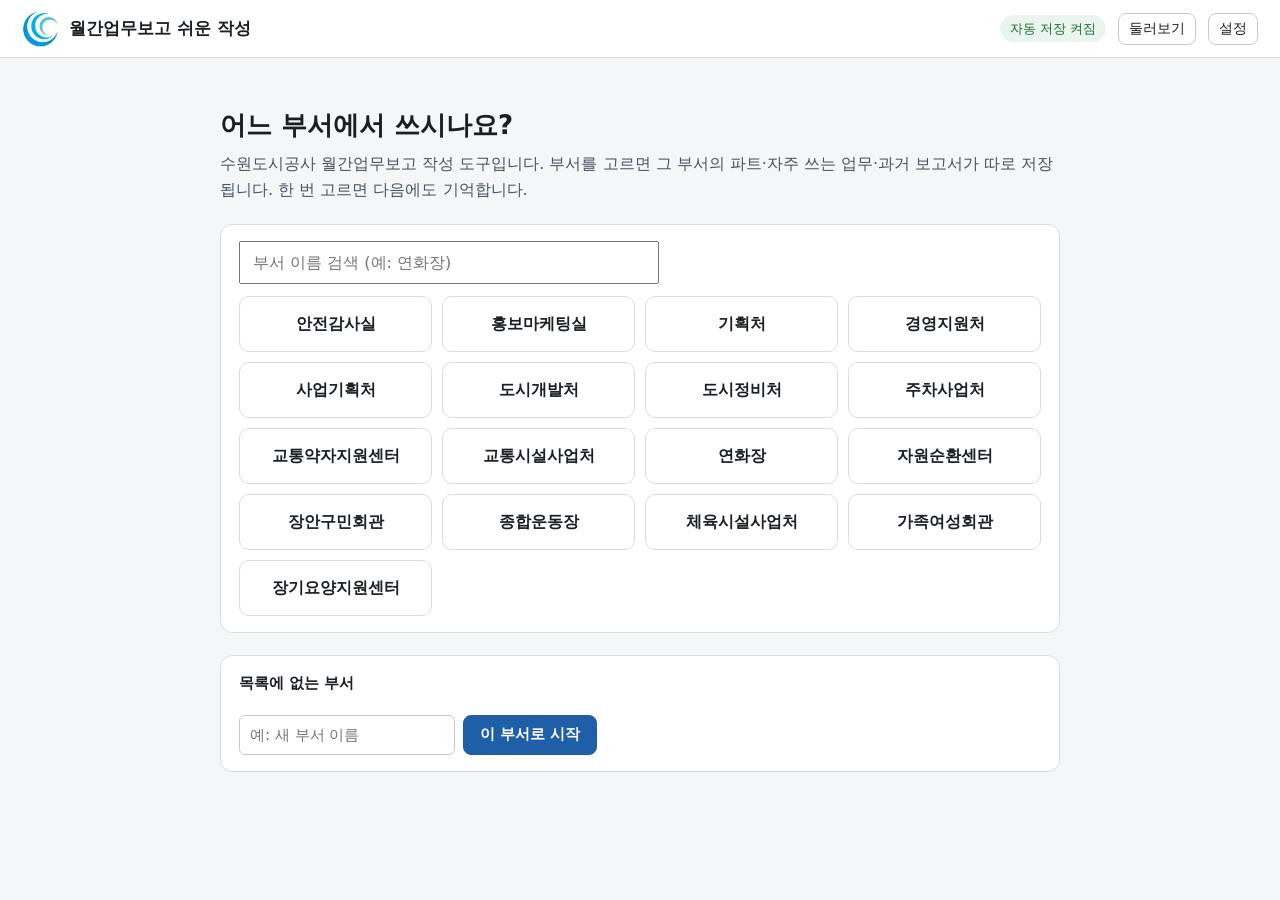
<file: 쉬운작성_웹/index.html>
<!doctype html>
<html lang="ko">
<head>
<meta charset="utf-8">
<meta name="viewport" content="width=device-width, initial-scale=1">
<title>월간업무보고 쉬운 작성 · 수원도시공사</title>
<link rel="icon" type="image/png" href="img/suwon-mark.png">
<link rel="stylesheet" href="css/style.css">
</head>
<body>
<header class="top">
  <div class="brand" id="homeBtn" title="처음 화면으로" role="button" tabindex="0"><img src="img/suwon-mark.png" alt="수원도시공사" width="36" height="35"><h1>월간업무보고 쉬운 작성</h1></div>
  <span class="ctx" id="ctxText"></span>
  <span class="grow"></span>
  <span class="savestate" id="saveState" role="status">자동 저장됨</span>
  <button type="button" class="btn sm hidden" id="btnDept" title="부서 바꾸기"></button>
  <button type="button" class="btn sm" id="btnTour">둘러보기</button>
  <button type="button" class="btn sm" id="btnSettings">설정</button>
  <button type="button" class="btn sm hidden" id="btnHome">처음으로</button>
</header>

<main id="app"></main>

<div class="navbar hidden" id="navbar"><div class="inner">
  <button type="button" class="btn lg" id="btnPrev">이전</button>
  <span class="grow lbl" id="navInfo"></span>
  <button type="button" class="btn lg pri" id="btnNext">다음</button>
</div></div>

<dialog id="dlgEdit" style="max-width:min(1180px,96vw);width:min(1180px,96vw)">
  <div class="dlg-h"><h2 id="edTitle">항목 고치기</h2><p id="edDesc"></p></div>
  <div class="dlg-b" id="edBody"></div>
  <div class="dlg-f" id="edFoot"></div>
</dialog>

<dialog id="dlgPick">
  <div class="dlg-h"><h2 id="pkTitle"></h2><p id="pkDesc"></p></div>
  <div class="dlg-b" id="pkBody"></div>
  <div class="dlg-f" id="pkFoot"></div>
</dialog>

<dialog id="dlgConfirm" style="max-width:520px">
  <div class="dlg-h"><h2 id="cfTitle"></h2><p id="cfText"></p></div>
  <div class="dlg-f"><span class="grow"></span><button type="button" class="btn" id="cfNo">취소</button><button type="button" class="btn pri" id="cfYes">확인</button></div>
</dialog>

<datalist id="dlLabels"></datalist>
<div id="dlValues"></div>
<input type="file" id="fileInput" class="hidden">
<div class="toast" id="toast" role="status" aria-live="polite"></div>
<script src="js/vendor/jszip.min.js"></script>
<script src="js/core.js"></script>
<script src="js/template.js"></script>
<script src="js/dist-data.js"></script>
<script src="js/app.js"></script>
</body>
</html>
</file>
<file: 쉬운작성_웹/css/style.css>
:root{--bg:#F4F6F8;--panel:#FFFFFF;--line:#D9DDE3;--line2:#E3E7EC;--ink:#1B1F24;--sub:#4A5361;--acc:#1F5FA8;--acc2:#174A84;--acct:#EEF4FB;--ok:#1E6B3A;--okt:#EAF5EE;--warn:#8A4B00;--warnt:#FFF4E0;--err:#A11D12;--errt:#FDECEA;--chip:#EEF1F4}
*{box-sizing:border-box}
body{margin:0;background:var(--bg);color:var(--ink);font-family:'Malgun Gothic','맑은 고딕','Noto Sans KR','Apple SD Gothic Neo',system-ui,sans-serif;font-size:15px;line-height:1.5}
button,input,select,textarea{font-family:inherit;font-size:15px;color:var(--ink)}
button{cursor:pointer}
button:disabled{cursor:not-allowed;opacity:.5}
input[type=text],input[type=number],input[type=date],select,textarea{border:1px solid #C3C9D1;border-radius:6px;padding:0 10px;height:40px;background:#fff}
textarea{padding:8px 10px;height:auto;line-height:1.6;resize:vertical}
input:focus,select:focus,textarea:focus,button:focus-visible{outline:2px solid var(--acc);outline-offset:1px}
.btn{min-height:40px;padding:0 16px;border:1px solid #C3C9D1;border-radius:8px;background:#fff;white-space:nowrap;font-weight:500}
.btn:hover{background:#F6F8FA}
.btn.pri{background:var(--acc);border-color:var(--acc);color:#fff;font-weight:700}
.btn.pri:hover{background:var(--acc2)}
.btn.ghost{border-color:transparent;background:none;color:var(--acc)}
.btn.danger{color:var(--err);border-color:#E3B4AE}
.btn.sm{min-height:32px;padding:0 10px;font-size:13.5px}
.btn.lg{min-height:52px;padding:0 26px;font-size:17px}
.chip{display:inline-block;font-size:12px;padding:2px 9px;border-radius:999px;background:var(--chip);color:#3A4350;white-space:nowrap}
.chip.part{background:var(--acct);color:var(--acc2)}
.chip.warn{background:var(--warnt);color:var(--warn)}
.chip.ok{background:var(--okt);color:var(--ok)}
.chip.err{background:var(--errt);color:var(--err)}
.row{display:flex;flex-wrap:wrap;gap:8px;align-items:center}
.grow{flex:1 1 auto}
.lbl{font-size:13.5px;color:var(--sub)}
.hidden{display:none!important}
.panel{background:var(--panel);border:1px solid var(--line);border-radius:12px}

/* 상단 바 */
header.top{display:flex;flex-wrap:wrap;gap:12px;align-items:center;padding:10px 22px;background:#fff;border-bottom:1px solid var(--line);position:sticky;top:0;z-index:5;min-height:58px}
header.top h1{font-size:17px;margin:0;cursor:pointer}
header.top .ctx{font-size:13.5px;color:var(--sub)}
.savestate{font-size:13px;color:var(--ok);background:var(--okt);padding:4px 10px;border-radius:999px;white-space:nowrap}
.savestate.bad{color:var(--err);background:var(--errt)}

/* 시작 화면 */
.start{max-width:880px;margin:48px auto;padding:0 20px;display:flex;flex-direction:column;gap:22px}
.start h2{font-size:26px;margin:0}
.start .intro{color:var(--sub);margin:6px 0 0;font-size:16px;line-height:1.6}
.roles{display:grid;grid-template-columns:repeat(auto-fit,minmax(300px,1fr));gap:18px}
.role{display:flex;flex-direction:column;gap:10px;text-align:left;padding:28px 26px;border:2px solid var(--line);border-radius:16px;background:#fff;min-height:210px}
.role:hover{border-color:var(--acc);background:var(--acct)}
.role .who{font-size:13px;font-weight:700;color:var(--acc);letter-spacing:.02em}
.role b{font-size:23px}
.role span{color:var(--sub);font-size:15px;line-height:1.6}
.role .now{margin-top:auto;font-size:13px;color:var(--ok)}
.startlinks{display:flex;flex-wrap:wrap;gap:6px;justify-content:center}
.embedinfo{background:var(--acct);color:var(--acc2);border-radius:10px;padding:12px 16px;font-size:14px}

/* 마법사 */
.wiz{max-width:980px;margin:0 auto;padding:18px 20px 120px;display:flex;flex-direction:column;gap:16px}
.steps{display:grid;grid-template-columns:repeat(4,1fr);gap:6px}
.steps button{border:none;background:none;text-align:left;padding:0;display:flex;flex-direction:column;gap:6px;color:var(--sub);font-size:14px}
.steps .bar{height:8px;border-radius:999px;background:#DDE2E8}
.steps button.done .bar{background:#7FA6D3}
.steps button.cur .bar{background:var(--acc)}
.steps button.cur{color:var(--ink);font-weight:700}
.stephead h2{margin:0 0 4px;font-size:22px}
.stephead p{margin:0;color:var(--sub)}
.navbar{position:fixed;left:0;right:0;bottom:0;background:#fff;border-top:1px solid var(--line);padding:12px 22px;display:flex;gap:10px;align-items:center;z-index:6}
.navbar .inner{max-width:980px;margin:0 auto;display:flex;gap:10px;align-items:center;width:100%}
.big-choices{display:grid;grid-template-columns:repeat(auto-fit,minmax(220px,1fr));gap:12px}
.bigc{display:flex;flex-direction:column;gap:4px;text-align:left;padding:18px;border:2px solid var(--line);border-radius:12px;background:#fff;min-height:96px}
.bigc:hover{border-color:var(--acc);background:var(--acct)}
.bigc b{font-size:17px}
.bigc span{font-size:13.5px;color:var(--sub)}
.bigc[aria-pressed=true]{border-color:var(--acc);background:var(--acct)}
.partpick{display:flex;flex-wrap:wrap;gap:10px}
.partpick button{min-width:120px;min-height:56px;border:2px solid var(--line);border-radius:12px;background:#fff;font-size:17px;font-weight:600}
.partpick button[aria-pressed=true]{border-color:var(--acc);background:var(--acc);color:#fff}
.formgrid{display:grid;grid-template-columns:140px minmax(0,1fr);gap:14px 16px;align-items:center;padding:22px}
.formgrid .k{font-weight:600}

/* 카드 */
.cards{display:flex;flex-direction:column;gap:10px}
.card{background:#fff;border:1px solid var(--line);border-radius:12px;padding:14px 16px;display:flex;flex-direction:column;gap:10px}
.card.s-done{border-color:#9CCBAE;background:#FAFDFB}
.card.s-changed{border-color:#E6C38F;background:#FFFCF6}
.card.s-cancel{background:#F4F5F7;color:var(--sub)}
.card.s-cancel .ct{text-decoration:line-through}
.card .ct{font-size:16px;font-weight:700;line-height:1.45}
.card .cmeta{display:flex;flex-wrap:wrap;gap:6px;align-items:center}
.card .csum{font-size:13.5px;color:var(--sub);white-space:pre-line;line-height:1.6;max-height:4.8em;overflow:hidden}
.choice3{display:flex;flex-wrap:wrap;gap:8px}
.choice3 button{min-height:44px;padding:0 18px;border:2px solid var(--line);border-radius:10px;background:#fff;font-weight:600}
.choice3 button.c-done:hover,.choice3 button.c-done[aria-pressed=true]{border-color:var(--ok);background:var(--okt);color:var(--ok)}
.choice3 button.c-changed:hover,.choice3 button.c-changed[aria-pressed=true]{border-color:#C98A2E;background:var(--warnt);color:var(--warn)}
.choice3 button.c-cancel:hover,.choice3 button.c-cancel[aria-pressed=true]{border-color:#8D96A3;background:#E9ECEF;color:#3A4350}
.quick{display:flex;flex-wrap:wrap;gap:10px;align-items:center;background:#F8FAFC;border-radius:8px;padding:10px 12px}
.quick label{display:flex;gap:8px;align-items:center;font-size:14px;font-weight:600}
.quick input{width:220px}
.more{border:1px dashed var(--line);border-radius:10px;padding:10px 14px;background:#fff}
.more summary{cursor:pointer;color:var(--acc);font-weight:600}
.empty{color:var(--sub);line-height:1.8;padding:26px;text-align:center;background:#fff;border:1px dashed var(--line);border-radius:12px}
.notice{border-radius:10px;padding:12px 16px;font-size:14px;line-height:1.6}
.notice.info{background:var(--acct);color:var(--acc2)}
.notice.warn{background:var(--warnt);color:var(--warn)}
.notice.ok{background:var(--okt);color:var(--ok)}
.mv{display:flex;gap:4px}
.mv button{width:34px;height:34px;border:1px solid var(--line2);background:#fff;border-radius:6px;color:var(--sub);font-size:12px;padding:0}

/* 편집기 */
.fields{display:flex;flex-direction:column;gap:12px}
.fld{display:grid;grid-template-columns:150px minmax(0,1fr) auto;gap:8px 10px;align-items:start}
.fld .flab{height:40px;font-weight:700;background:#F3F6F9;border-color:#DCE2E8}
.fld .fval{display:flex;gap:6px;align-items:center;min-width:0}
.fld .fval input{flex:1 1 auto;min-width:0}
.fld textarea{grid-column:2/3;width:100%;min-height:72px}
.fld .x{width:34px;height:40px;border:1px solid var(--line2);background:#fff;border-radius:6px;color:var(--sub)}
.fld .addsub{grid-column:2/3;justify-self:start}
.fld .hint{grid-column:2/3;font-size:12.5px;color:var(--sub);margin-top:-6px}
.datebtn{min-height:40px;padding:0 10px;border:1px solid #C3C9D1;border-radius:6px;background:#fff;color:var(--acc);font-size:13.5px;white-space:nowrap}
.title-in{width:100%;height:48px;font-size:18px;font-weight:700}
.tablebox{overflow-x:auto;border:1px solid var(--line);border-radius:8px;grid-column:1/-1}
.tablebox table{border-collapse:collapse;width:100%;min-width:520px}
.tablebox td,.tablebox th{border:1px solid var(--line2);padding:3px}
.tablebox input{width:100%;min-width:56px;height:34px;padding:0 6px;border:1px solid transparent;border-radius:4px;background:transparent;font-size:14px}
.tablebox input:hover{border-color:#C3C9D1}
.tablebox .hd{background:#E9F0F8}
.tablebox .hd input{font-weight:600;text-align:center}
.tablebox .calc{background:#F1F3F5;text-align:right;padding:8px 10px;font-weight:600;white-space:nowrap;font-size:14px}
.tablebox .num input{text-align:right}
.addbar{display:flex;flex-wrap:wrap;gap:8px;padding-top:12px;border-top:1px solid var(--line2)}
.resflag{display:flex;gap:10px;align-items:center;padding:10px 12px;border-radius:8px;background:var(--warnt);color:var(--warn)}
.resflag.done{background:var(--okt);color:var(--ok)}
.resflag input{width:20px;height:20px;flex:none}
.simbox{border:1px dashed var(--acc);border-radius:10px;padding:10px 14px;background:var(--acct)}
.simbox summary{cursor:pointer;color:var(--acc2);font-weight:600}
.hcard{border:1px solid var(--line2);border-radius:8px;padding:8px 10px;display:flex;flex-direction:column;gap:6px;background:#fff;margin-top:8px}
.hcard pre{margin:0;white-space:pre-wrap;font-family:inherit;font-size:13px;color:#3A4350;background:#F8FAFC;border-radius:6px;padding:8px;max-height:220px;overflow:auto}

/* 검증 */
.msg{display:block;width:100%;text-align:left;border:none;border-radius:8px;padding:10px 12px;font-size:14px;line-height:1.5}
.msg.error{background:var(--errt);color:var(--err)}
.msg.warn{background:var(--warnt);color:var(--warn)}
.msg.ok{background:var(--okt);color:var(--ok)}
.msg small{display:block;color:inherit;opacity:.8}
.checks{display:flex;flex-direction:column;gap:6px}

/* 팀장 */
.lead{max-width:1100px;margin:0 auto;padding:18px 20px 60px;display:flex;flex-direction:column;gap:16px}
.lead .panel{padding:18px 20px}
.lead h2{font-size:18px;margin:0 0 10px}
.drop{border:2px dashed #9DB4CF;border-radius:12px;background:#F7FAFD;padding:28px;text-align:center;color:var(--acc2);display:flex;flex-direction:column;gap:8px;align-items:center}
.drop.over{background:var(--acct);border-color:var(--acc)}
.drop b{font-size:17px}
.stbl{width:100%;border-collapse:collapse}
.stbl th,.stbl td{border-bottom:1px solid var(--line2);padding:9px 8px;text-align:left;font-size:14px;vertical-align:middle}
.stbl th{color:var(--sub);font-weight:500;font-size:13px}
.olist{display:flex;flex-direction:column;gap:6px}
.oitem{display:flex;gap:8px;align-items:center;border:1px solid var(--line2);border-radius:8px;padding:6px 8px;background:#fff}
.oitem .no{min-width:24px;text-align:center;color:var(--sub);font-size:13px}
.oitem .tt{flex:1 1 auto;min-width:0;text-align:left;border:none;background:none;padding:6px 4px;font-size:14.5px}
.oitem .tt:hover{color:var(--acc);text-decoration:underline}
.cols2{display:grid;grid-template-columns:repeat(auto-fit,minmax(420px,1fr));gap:16px}
.actions{display:flex;flex-wrap:wrap;gap:10px;align-items:center}

/* 대화상자 */
dialog{border:none;border-radius:14px;padding:0;max-width:min(940px,95vw);width:100%;box-shadow:0 20px 60px rgba(0,0,0,.25)}
dialog::backdrop{background:rgba(27,31,36,.45)}
.dlg-h{padding:18px 24px;border-bottom:1px solid var(--line2)}
.dlg-h h2{margin:0 0 4px;font-size:19px}
.dlg-h p{margin:0;color:var(--sub);font-size:14px;line-height:1.6}
.dlg-b{padding:16px 24px;max-height:66vh;overflow:auto;display:flex;flex-direction:column;gap:14px}
.dlg-f{display:flex;flex-wrap:wrap;gap:8px;align-items:center;padding:14px 24px;border-top:1px solid var(--line2)}
.pick{display:flex;gap:12px;align-items:center;min-height:50px;border-bottom:1px solid var(--line2);padding:4px}
.pick input{width:20px;height:20px;accent-color:var(--acc);flex:none}
.pick .pt{flex:1 1 auto;line-height:1.45}

/* 미리보기 종이 */
.paper{background:#fff;border:1px solid #C3C9D1;padding:40px 46px;font-family:'Batang','바탕','Noto Serif KR',serif;font-size:14px;line-height:1.85;margin:0 auto;max-width:760px;width:100%}
.paper .pt{display:flex;gap:10px;align-items:center;border-bottom:1.5px solid #1B1F24;padding-bottom:4px;margin:18px 0 6px;font-family:'Malgun Gothic',sans-serif}
.paper .pt .n{background:#1B1F24;color:#fff;min-width:24px;text-align:center;font-size:13px}
.paper .pt b{font-size:15px}
.paper table{border-collapse:collapse;width:100%;font-size:12.5px;margin:6px 0;font-family:'Malgun Gothic',sans-serif}
.paper td{border:1px solid #888;padding:4px 6px;text-align:center}
.paper td.h{background:#466990;color:#fff;font-weight:600}
.paper .cover{text-align:center;border:2px solid #1B1F24;padding:16px;margin:12px 0}
.paper .secdiv{text-align:center;font-size:18px;font-weight:700;margin:26px 0 8px;font-family:'Malgun Gothic',sans-serif}
.paper .fac{background:#EEF1F4;padding:4px 10px;font-weight:700;font-family:'Malgun Gothic',sans-serif}
.previewwrap{background:#E9ECEF;border-radius:10px;padding:16px;max-height:60vh;overflow:auto}

/* 설정 */
.view{max-width:1100px;margin:0 auto;padding:18px 20px 60px;display:flex;flex-direction:column;gap:16px}
.view .panel{padding:18px 20px}
.view h2{margin:0 0 4px;font-size:18px}
.view .desc{margin:0 0 12px;color:var(--sub);font-size:14px;line-height:1.6}
.setrow{display:grid;grid-template-columns:170px minmax(0,1fr) 40px;gap:10px;align-items:start;padding:10px 0;border-bottom:1px solid var(--line2)}
.setrow textarea{width:100%;min-height:52px}
.libtbl{width:100%;border-collapse:collapse}
.libtbl th,.libtbl td{border-bottom:1px solid var(--line2);padding:8px;text-align:left;font-size:14px;vertical-align:middle}
.libtbl th{color:var(--sub);font-weight:500;font-size:13px}

/* 날짜 팝업·알림·둘러보기 */
.pop-date{position:fixed;z-index:80;background:#fff;border:1px solid var(--line);border-radius:10px;box-shadow:0 10px 30px rgba(0,0,0,.18);padding:12px;display:flex;flex-wrap:wrap;gap:8px;align-items:center;max-width:420px}
.toast{position:fixed;left:50%;bottom:90px;transform:translateX(-50%);background:#1B1F24;color:#fff;padding:11px 18px;border-radius:8px;font-size:14px;z-index:90;opacity:0;transition:opacity .2s;pointer-events:none;max-width:90vw}
.toast.on{opacity:1}
.tour-dim{position:fixed;inset:0;z-index:95;pointer-events:auto}
.tour-hole{position:fixed;border-radius:12px;box-shadow:0 0 0 9999px rgba(20,24,30,.58);transition:all .25s;pointer-events:none;z-index:96}
.tour-tip{position:fixed;z-index:97;background:#fff;border-radius:12px;box-shadow:0 14px 40px rgba(0,0,0,.3);padding:18px 20px;width:min(380px,92vw);display:flex;flex-direction:column;gap:10px}
.tour-tip b{font-size:16px}
.tour-tip p{margin:0;color:var(--sub);line-height:1.6;font-size:14.5px}
.tour-tip .dots{font-size:12.5px;color:var(--sub)}
@media (max-width:640px){.fld{grid-template-columns:1fr}.fld textarea,.fld .addsub,.fld .hint{grid-column:1/-1}.formgrid{grid-template-columns:1fr}.steps button span{font-size:12px}}
@media print{header.top,.navbar{display:none}}

/* ===== 정적 웹 버전 추가 효과 ===== */
html{scroll-behavior:smooth}
.btn,.role,.bigc,.card,.partpick button,.choice3 button,.oitem,.steps .bar{transition:background-color .15s,border-color .15s,box-shadow .15s,transform .15s}
.btn:active,.choice3 button:active,.partpick button:active{transform:scale(.97)}
.role:hover,.bigc:hover{transform:translateY(-3px);box-shadow:0 10px 24px rgba(31,95,168,.14)}
.card:hover{box-shadow:0 4px 14px rgba(0,0,0,.06)}
@keyframes rise{from{opacity:0;transform:translateY(10px)}to{opacity:1;transform:none}}
@keyframes pop{from{opacity:0;transform:scale(.96)}to{opacity:1;transform:none}}
@keyframes grow{from{transform:scaleX(0)}to{transform:scaleX(1)}}
.start>*,.wiz>*,.lead>*,.view>*{animation:rise .32s ease both}
.start>*:nth-child(2),.wiz>*:nth-child(2),.lead>*:nth-child(2){animation-delay:.04s}
.start>*:nth-child(3),.wiz>*:nth-child(3),.lead>*:nth-child(3){animation-delay:.08s}
.wiz>*:nth-child(n+4),.lead>*:nth-child(n+4){animation-delay:.12s}
dialog[open]{animation:pop .2s ease}
.steps button.cur .bar{transform-origin:left;animation:grow .45s ease}
.toast{transition:opacity .2s,transform .2s;transform:translate(-50%,10px)}
.toast.on{transform:translate(-50%,0)}
.savestate{transition:background-color .3s}
.prog{display:flex;gap:12px;align-items:center}
.progbar{flex:1 1 auto;height:10px;border-radius:999px;background:#DDE2E8;overflow:hidden}
.progbar i{display:block;height:100%;border-radius:999px;background:linear-gradient(90deg,#3C82CC,var(--ok));transition:width .4s ease}
.oitem{cursor:grab}
.oitem .grip{color:#9AA3AF;font-size:14px;user-select:none}
.oitem.dragging{opacity:.4}
.oitem.dropat{border-color:var(--acc);box-shadow:0 -3px 0 var(--acc)}
.navbar{box-shadow:0 -4px 16px rgba(0,0,0,.05)}
header.top{backdrop-filter:blur(6px);background:rgba(255,255,255,.92)}
.kbd{font-size:12px;color:var(--sub);border:1px solid var(--line);border-radius:4px;padding:0 5px;background:#fff}
@media (prefers-reduced-motion:reduce){*{animation:none!important;transition:none!important}html{scroll-behavior:auto}}

/* ===== 공사 전체 확장: 부서 선택·팀장 안내·편집 미리보기 ===== */
header.top{flex-wrap:wrap;row-gap:6px}
#btnDept{font-weight:700;color:var(--acc);border-color:#B7CBE3;background:#F1F6FC}
.deptbar{display:flex;align-items:center;gap:10px;flex-wrap:wrap;background:#F1F6FC;border:1px solid #D3E1F1;border-radius:10px;padding:10px 14px}
.deptbar b{font-size:17px}
.deptpick .panel{display:flex;flex-direction:column;gap:12px}
.deptq{width:100%;max-width:420px;font-size:16px;padding:10px 12px}
.deptgrid{display:grid;grid-template-columns:repeat(auto-fill,minmax(168px,1fr));gap:10px}
.deptgrid .dept{font-size:16px;font-weight:600;padding:16px 10px;border:1.5px solid var(--line);border-radius:10px;background:#fff;cursor:pointer;min-height:56px}
.deptgrid .dept:hover,.deptgrid .dept:focus-visible{border-color:var(--acc);background:#F1F6FC;transform:translateY(-2px);box-shadow:0 6px 16px rgba(31,95,168,.12)}
.deptgrid .dept.cur{border-color:var(--acc);background:#E4EEF9;color:var(--acc)}
.leadnav{display:flex;gap:8px;flex-wrap:wrap}
.leadnav button{display:flex;align-items:center;gap:8px;border:1px solid var(--line);background:#fff;border-radius:999px;padding:8px 16px;font-size:15px;cursor:pointer}
.leadnav button b{background:var(--acc);color:#fff;width:22px;height:22px;border-radius:50%;display:inline-flex;align-items:center;justify-content:center;font-size:13px}
.leadnav button:hover{border-color:var(--acc);background:#F1F6FC}
.leadsum{font-size:15px}
.edgrid{display:grid;grid-template-columns:minmax(0,1fr) 340px;gap:18px;align-items:start}
.edleft{display:flex;flex-direction:column;gap:14px;min-width:0}
.edprev{position:sticky;top:0;background:#E9ECEF;border-radius:10px;padding:10px;max-height:68vh;overflow:auto}
.edprev-h{font-size:13px;font-weight:700;color:var(--sub);margin:2px 4px 8px}
.edprev .paper{padding:14px 16px;font-size:12.5px;line-height:1.7;min-height:80px}
.edprev .paper .pt b{font-size:13.5px}
@media (max-width:980px){.edgrid{grid-template-columns:1fr}.edprev{display:none}}
@media (max-width:640px){.deptgrid{grid-template-columns:repeat(2,1fr)}header.top h1{font-size:16px}.ctx{display:none}}

.deptpick .panel{padding:16px 18px}
.deptpick .panel b{font-size:15px}

.brand{display:flex;align-items:center;gap:10px;cursor:pointer;border-radius:8px}
.brand img{display:block;height:36px;width:auto}
.brand h1{cursor:pointer}
@media (max-width:640px){.brand img{height:30px}}
</file>
